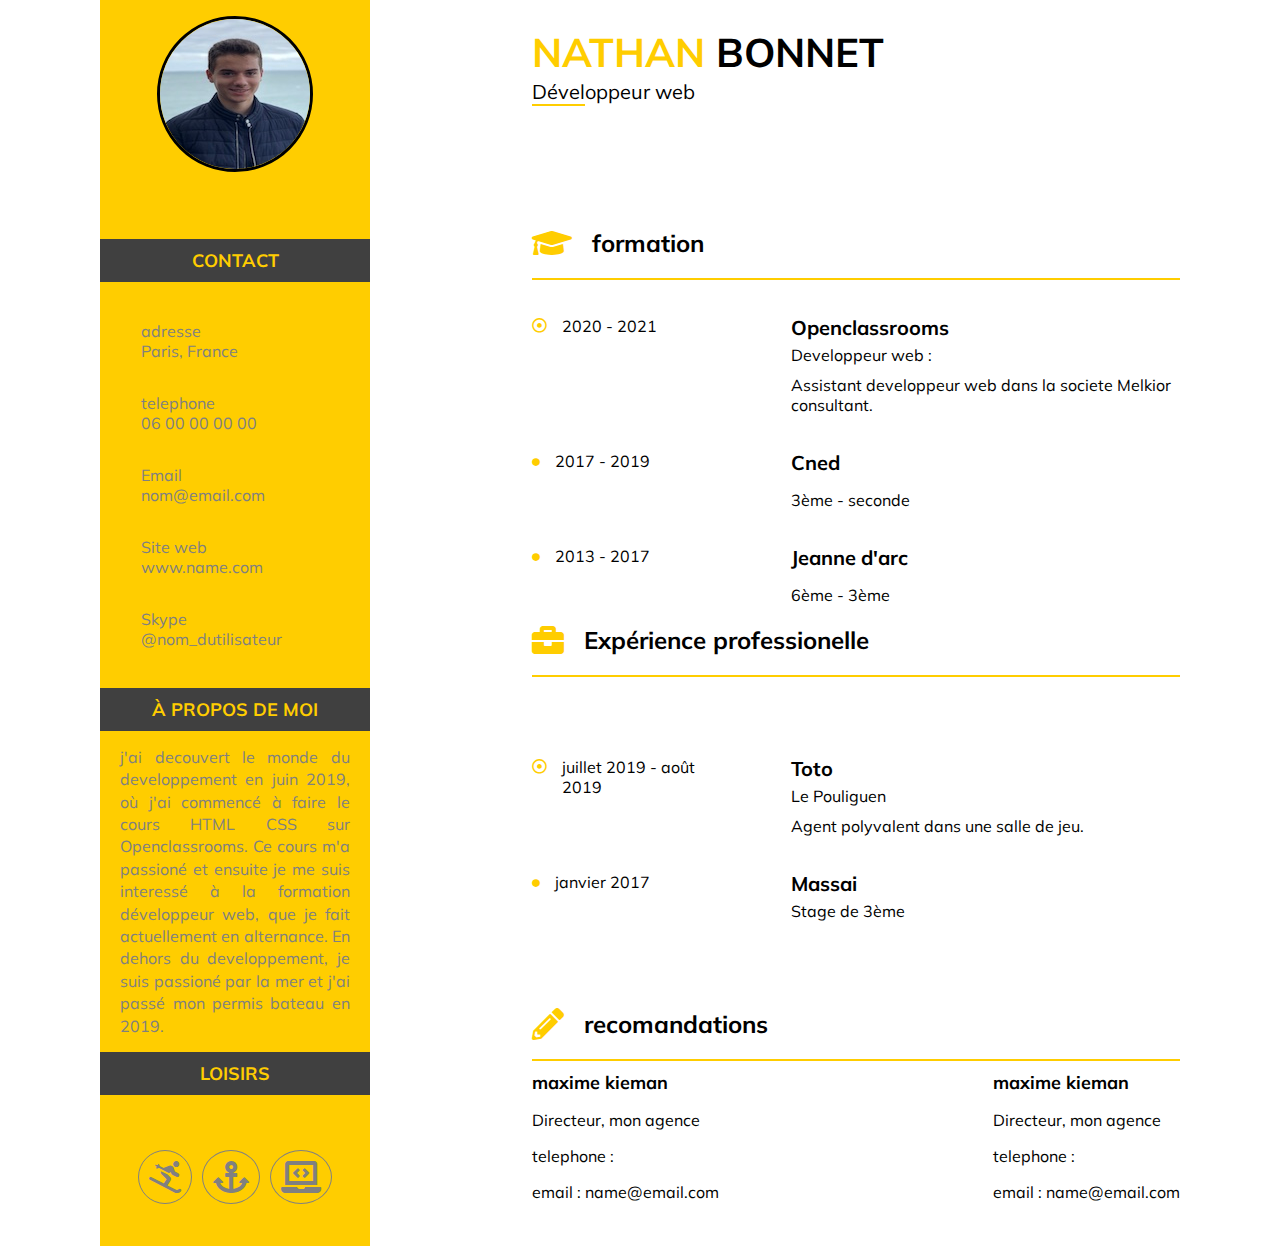
<file: index.html>
<!DOCTYPE html>
<html lang="fr">
    <head>
        <meta charset="utf-8"/>
        <title>mon cv</title>
        <link rel="stylesheet" href="MonCv.css">
        <link rel="stylesheet" href="https://cdnjs.cloudflare.com/ajax/libs/font-awesome/5.11.2/css/all.min.css">
        <meta name="viewport" content="width=device-width, initial-scale=1.0"> 
    </head>
    <body>
        <header class="container header">
                <aside class="column-left">
                    <div class="bloc-img">
                        <img src="photo-cv.jpg" alt="photo CV" class="fas">
                    </div>
                </aside>
                <section class="column-right">
                    <div class="bloc-nom">
                        <h1><span>nathan</span> bonnet</h1>
                        <p><span class="soulignement">Dével</span>oppeur web </p>
                    </div>    
                </section>
        </header>
        <main class="container">
                <aside class="column-left">
                    <section class="bloc-contact">
                        <h2>
                            contact
                        </h2>
                        <address class="bloc-info">
                            <div class="bloc bloc-adresse">
                                <p>adresse
                                    <span class="mt">
                                        Paris, France
                                    </span>
                                </p>
                                
                            </div>
                            <div class="bloc bloc-telephone">
                                <p>telephone
                                    <span class="mt">
                                       <a href="tel:+33600000000">06 00 00 00 00</a>
                                    </span>
                                </p>
                                
                            </div>
                            <div class="bloc bloc-email">
                                <p>
                                    Email
                                    <span class="mt">
                                       <a href="mailto:nom@mail.com">nom@email.com</a>
                                    </span>
                                </p>
                                
                            </div>
                            <div class="bloc bloc-web">
                                <p>
                                    Site web
                                    <span class="mt">
                                       <a href="www.name.com">www.name.com</a>
                                    </span>
                                </p>
                            </div>
                            <div class="bloc bloc-skype">
                                <p>Skype
                                    <span class="mt">
                                       <a href="skype:@nom_dutilisateur">@nom_dutilisateur</a>
                                    </span>
                                </p>
                            </div>
                        </address>
                    </section>
                    <section class="bloc-moi">
                        <h2>
                            À propos de moi
                        </h2>
                            <p class="bloc">
                                j'ai decouvert le monde du developpement en juin 2019, où j'ai commencé à faire le cours HTML CSS sur Openclassrooms. Ce cours m'a passioné et ensuite je me suis interessé à la formation développeur web, que je fait actuellement en alternance.
                                En dehors du developpement, je suis passioné par la mer et j'ai passé mon permis bateau en 2019.
                            </p>
                    </section>
                    <section class="bloc-loisir">
                        <h2>
                            loisirs
                        </h2>
                        <div class="bloc-logo">
                            <i class="fas fa-skiing"></i>
                            <i class="fas fa-anchor"></i>
                            <i class="fas fa-laptop-code"></i>
                        </div>
                    </section>
                </aside> <!-- .column-left -->
                <div class="column-right">
                    <section class="bloc-parcour">
                        <div class="formation">
                            <i class="fas fa-graduation-cap"></i>
                            <h2>formation</h2>
                        </div>
                        <div class="bloc__formation">
                            <aside class="circle">
                                <i class="far fa-dot-circle"></i>
                                <p class="text-left">2020 - 2021</p>
                            </aside>
                            <article class="bloc-text">
                                <h3>Openclassrooms</h3>
                                <p>Developpeur web :</p>
                                <p class="mt">Assistant developpeur web dans la societe Melkior consultant.</p>
                            </article>
                        </div>
                        <div class="bloc__formation">
                            <aside class="circle">
                                <i class="fa fa-circle"></i>
                                <p class="text-left">2017 - 2019</p>
                            </aside>
                            <article class="bloc-text">
                                <h3>Cned</h3>
                                
                                <p class="mt">3ème - seconde</p>
                            </article>
                        </div>
                        <div class="bloc__formation">
                            <aside class="circle">
                                <i class="fa fa-circle"></i>
                                <p class="text-left">2013 - 2017</p>
                            </aside>
                            <article class="bloc-text">
                                <h3>Jeanne d'arc</h3>
                               
                                <p class="mt">6ème - 3ème</p>
                            </article>
                        </div>
                    </section><!-- .bloc-parcour -->
                    <section class="bloc-parcour bloc__parcour-2">
                        <div class="formation">
                            <i class="fas fa-briefcase"></i>
                            <h2>Expérience professionelle</h2>
                        </div>
                        <div class="experience__professionnelle-center">
                            <div class="bloc__formation bloc__formation-experience">
                                <aside class="circle">
                                    <i class="far fa-dot-circle"></i>
                                    <p class="text-left">juillet 2019 - août 2019</p>
                                </aside>
                                <article class="bloc-text">
                                    <h3>Toto</h3>
                                    <p>Le Pouliguen</p>
                                    <p class="mt">Agent polyvalent dans une salle de jeu.</p>
                                </article>
                            </div>
                            <div class="bloc__formation bloc__formation-experience">
                                <aside class="circle">
                                    <i class="fa fa-circle"></i>
                                    <p class="text-left">janvier 2017</p>
                                </aside>
                                <article class="bloc-text">
                                    <h3>Massai</h3>
                                    <p>Stage de 3ème</p>
                                </article>
                            </div>
                        </div>                             
                    </section> <!-- .bloc-parcours2-->
                    <section class="bloc-parcour bloc__parcour-3">
                        <div class="formation">
                            <i class="fas fa-pencil-alt"></i>
                            <h2>recomandations</h2>
                        </div>
                        <div class="row">
                            <article class="bloc-left">
                                <h3>maxime kieman</h3>
                                <p>Directeur, mon agence</p>
                                <p>telephone :</p>
                                <p>email : name@email.com</p>                            
                            </article>
                            <article class="bloc-right">
                                <h3>maxime kieman</h3>
                                <p>Directeur, mon agence</p>
                                <p>telephone :</p>
                                <p>email : name@email.com</p>                                   
                            </article>
                        </div>
                    </section><!--bloc parcours 3-->
                </div>
        </main>
    </body>
</html>
</file>
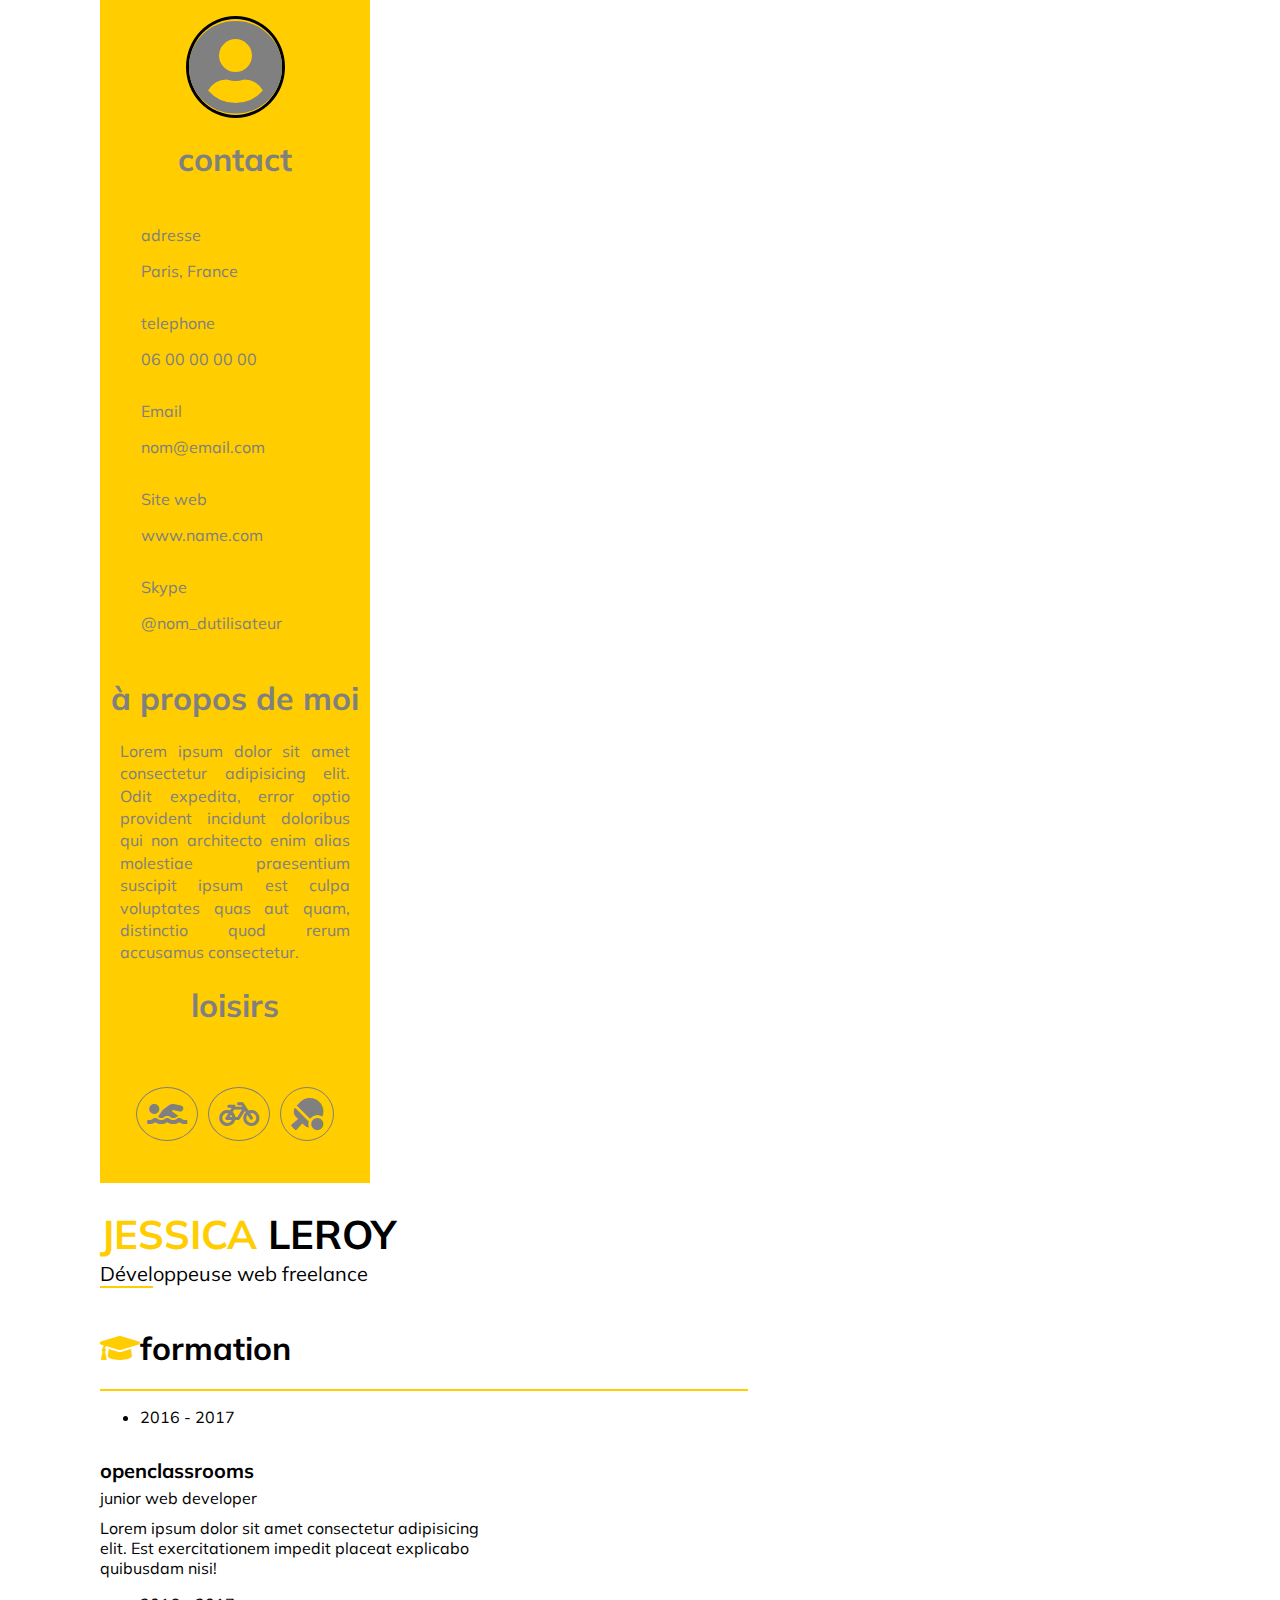
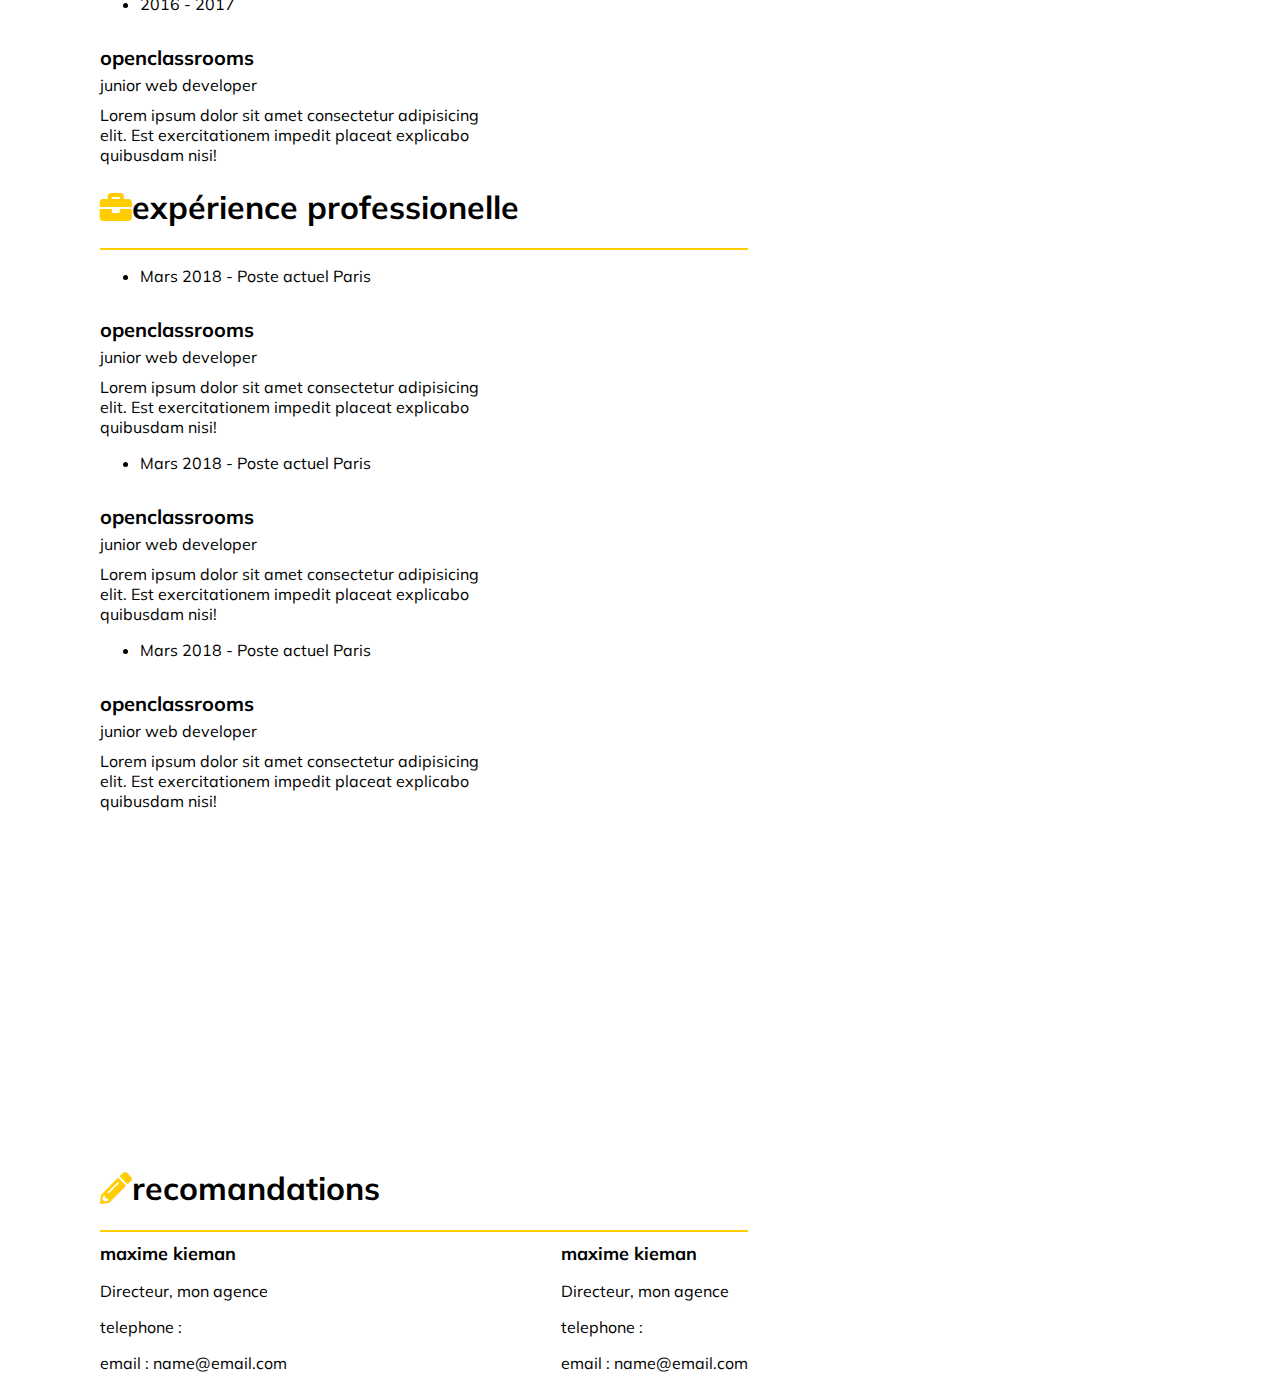
<file: MonCv.html>
<!DOCTYPE>
<html>
    <head>
        <meta charset="utf-8"/>
        <title>mon cv</title>
        <link rel="stylesheet" href="MonCv.css">
        <link rel="stylesheet" href="https://cdnjs.cloudflare.com/ajax/libs/font-awesome/5.11.2/css/all.min.css">
        <meta name="viewport" content="width=device-width, initial-scale=1.0"> 
    </head>
    <body>
        <div class="container">
            <div class="bloc-parent">
                <div class="column-left">
                    <div class="bloc-img">
                        <i class="fas fa-user-circle"></i>
                    </div>
                    <div class="bloc-contact">
                        <h1>
                            contact
                        </h1>
                        <div class="bloc-info">
                            <div class="bloc bloc-adresse">
                                <p>
                                    adresse
                                </p>
                                <p class="mt">
                                    Paris, France
                                </p>
                            </div>
                            <div class="bloc bloc-telephone">
                                <p>
                                    telephone
                                </p>
                                <p class="mt">
                                    06 00 00 00 00
                                </p>
                            </div>
                            <div class="bloc bloc-email">
                                <p>
                                    Email
                                </p>
                                <p class="mt">
                                    nom@email.com
                                </p>
                            </div>
                            <div class="bloc bloc-web">
                                <p>
                                    Site web
                                </p>
                                <p class="mt">
                                    www.name.com
                                </p>
                            </div>
                            <div class="bloc bloc-skype">
                                <p>
                                    Skype
                                </p>
                                <p class="mt">
                                    @nom_dutilisateur
                                </p>
                            </div>
                        </div>
                    </div>
                    <div class="bloc-moi">
                        <h1>
                            à propos de moi
                        </h1>
                        <div class="bloc">
                            <p>
                                Lorem ipsum dolor sit amet consectetur adipisicing elit. Odit expedita, error optio provident incidunt doloribus qui non architecto enim alias molestiae praesentium suscipit ipsum est culpa voluptates quas aut quam, distinctio quod rerum accusamus consectetur.
                            </p>
                        </div>
                    </div>
                    <div class="bloc-loisir">
                        <h1>
                            loisirs
                        </h1>
                        <div class="bloc-logo">
                            <i class="fas fa-swimmer"></i>
                            <i class="fas fa-bicycle"></i>
                            <i class="fas fa-table-tennis"></i>
                        </div>
                    </div>
                </div>
                <div class="column-right">
                    <div class="bloc-nom">
                        <h1><span>Jessica</span> leroy</h1>
                        <p><span class="soulignement">Dével</span>oppeuse web freelance</p>
                    </div>
                    <div class="bloc-parcour">
                        <div class="formation">
                            <i class="fas fa-graduation-cap"></i>
                            <h1>formation</h1>
                        </div>
                        <div class="bloc__formation-1">
                            <ul>
                                <li>
                                    2016 - 2017
                                </li>
                            </ul>
                            <div class="bloc-text">
                                <h3>openclassrooms</h3>
                                <p>junior web developer</p>
                                <p class="mt">Lorem ipsum dolor sit amet consectetur adipisicing elit. Est exercitationem impedit placeat explicabo quibusdam nisi!</p>
                            </div>
                        </div>
                        <div class="bloc__formation-2">
                            <ul>
                                <li>
                                    2016 - 2017
                                </li>
                            </ul>
                            <div class="bloc-text">
                                <h3>openclassrooms</h3>
                                <p>junior web developer</p>
                                <p class="mt">Lorem ipsum dolor sit amet consectetur adipisicing elit. Est exercitationem impedit placeat explicabo quibusdam nisi!</p>
                            </div>
                        </div>
                    </div>

                    <div class="bloc-parcour bloc__parcour-2">
                        <div class="formation">
                            <i class="fas fa-briefcase"></i>
                            <h1>expérience professionelle</h1>
                        </div>
                        <div class="bloc__formation-1">
                            <ul>
                                <li>
                                    Mars 2018 - Poste actuel Paris
                                </li>
                            </ul>
                            <div class="bloc-text">
                                <h3>openclassrooms</h3>
                                <p>junior web developer</p>
                                <p class="mt">Lorem ipsum dolor sit amet consectetur adipisicing elit. Est exercitationem impedit placeat explicabo quibusdam nisi!</p>
                            </div>
                        </div>
                        <div class="bloc__formation-2">
                            <ul>
                                <li>
                                    Mars 2018 - Poste actuel Paris
                                </li>
                            </ul>
                            <div class="bloc-text">
                                <h3>openclassrooms</h3>
                                <p>junior web developer</p>
                                <p class="mt">Lorem ipsum dolor sit amet consectetur adipisicing elit. Est exercitationem impedit placeat explicabo quibusdam nisi!</p>
                            </div>
                        </div>
                        <div class="bloc__formation-2">
                            <ul>
                                <li>
                                    Mars 2018 - Poste actuel Paris
                                </li>
                            </ul>
                            <div class="bloc-text">
                                <h3>openclassrooms</h3>
                                <p>junior web developer</p>
                                <p class="mt">Lorem ipsum dolor sit amet consectetur adipisicing elit. Est exercitationem impedit placeat explicabo quibusdam nisi!</p>
                            </div>
                        </div>
                    </div>
                    <div class="bloc-parcour bloc__parcour-3">
                        <div class="formation">
                            <i class="fas fa-pencil-alt"></i>
                            <h1>recomandations</h1>
                        </div>
                        <div class="row">
                            <div class="bloc-left">
                                <h3>maxime kieman</h3>
                                <p>Directeur, mon agence</p>
                                <p>telephone :</p>
                                <p>email : name@email.com</p>                            
                            </div>
                            <div class="bloc-right">
                                <h3>maxime kieman</h3>
                                <p>Directeur, mon agence</p>
                                <p>telephone :</p>
                                <p>email : name@email.com</p>                                   
                            </div>
                        </div>
                    </div>
                </div>
            </div>
        </div>
    </body>
</html>
</file>
<file: MonCv.css>
@import url('https://fonts.googleapis.com/css?family=Muli&display=swap');

body {
    margin: 0;
}

address {
    font-style: normal;
}

.container {
    max-width: 1080px;
    margin: auto;
    display: flex;
    flex-direction: row;
    justify-content: space-between;
    font-family: 'Muli', sans-serif;
}

h3 {
    font-size: 15px;
    margin: 0;
    margin-bottom: 20px;
}

h4 {
    font-size: 25px;
    margin-bottom: 0;
    margin-top: 0;
    margin-left: 20px;
}

.bloc-text h3 {
    font-size: 20px;
    margin-top: 15px;
    margin-bottom: 5px;
}

.row h3 {
    padding-top: 10px;
    font-size: 18px;
    margin-bottom: 0;
}


.container .column-left {
    width: 25%;
    background-color: rgb(255, 205, 0);
    color: gray;
    padding-top: 1em;
    padding-bottom: 2em;
    display: flex;
    flex-direction: column;
}

.bloc-loisir {
    margin-top: auto;
}

.container .column-right{
    width: 60%;
}


header .container .column-right .bloc-nom h1 {
    font-size: 35px;
    text-align: left;
}

header .container .column-right .bloc-nom p {
    font-size: 18px;
    text-align: left
}


.container .column-left .bloc-img .fas {
    font-size: 6em;
    border: 3px solid black;
    border-radius: 50%;
}


.container .column-left .bloc-img  {
    text-align: center;
}

.container .column-left h2 {
    background-color: rgb(64, 64,64);
    text-transform: uppercase;
    color: rgb(255, 205, 0);
    font-size: 18px;
    padding-top: 10px;
    padding-bottom: 10px;
    text-align: center;
}

.container .column-left .bloc-contact .bloc-info {
    display: flex;
    flex-direction: column;
    align-items: center;
    padding-top: 0.5em;
    padding-bottom: 0.5em;
}
.container .column-left .bloc-contact .bloc-info a {
    text-decoration: none;
    color: gray
}

.container .column-left .bloc-contact .bloc-info .bloc {
    width: 70%;
}

.container .column-left .bloc-moi .bloc {
    display: flex;
    flex-direction: column;
    align-items: center;
    line-height: 1.4em;
}


.container .column-left .bloc-moi p {
    width: 85%;
    text-align: justify;
    margin: auto;
}



.container .column-left h1 {
    display: flex;
    flex-direction: column;
    align-items: center;
}

.container .column-left .bloc-loisir .bloc-logo {
    display: flex;
    justify-content: center;
    margin-left: -10px;
    padding-top: 40px;
    padding-bottom: 10px;
}


.container .column-left .bloc-loisir .bloc-logo .fas {
    border: 1px solid gray;
    border-radius: 50%;
    margin-left: 10px;
    padding: 10px;
    font-size: 2em;
}

.container .column-right .bloc-nom p {
    font-size: 20px;
    margin-top: -25px;
}

.container .column-right .bloc-nom h1 {
    text-transform: uppercase;
    font-size: 40px;
}

.container .column-right .bloc-nom h1 span {
    color: rgb(255, 205, 0);
}

.container .column-right .bloc-nom .soulignement {
    border-bottom: 2px solid rgb(255, 205, 0);
}

.container .column-right .bloc-parcour .formation {
    display: flex;
    flex-direction: row;
    border-bottom: 2px solid rgb(255, 205, 0);
}
.container .column-right .bloc-parcour .formation h2 {
    margin-left: 20px;
}

.container .column-right .bloc-parcour .fas {
    display: flex;
    align-items: center;
    color: rgb(255, 205, 0);
    font-size: 2em;
}

.container .column-right .bloc-parcour .bloc__formation{
    display: flex;
    flex-direction: row;
    justify-content: space-between;
    margin-top: 20px;
}


.container .column-right .bloc-parcour .bloc__formation .fa {
    color: rgb(255, 205, 0);
    font-size: 8px;
    padding-right: 15px;
    margin-top: 23px;
}

.container .column-right .bloc-parcour .bloc__formation .far {
    color: rgb(255, 205, 0);
    font-size: 15px;
    padding-right: 15px;
    margin-top: 18px;
}

.container .column-right .bloc-parcour .bloc__formation .circle {
    display: flex;
}

.container .column-right .bloc-parcour .bloc__formation .text-left {
   width: 81%;
}

.container .column-right .bloc-parcour .bloc-text {
    display: flex;
    flex-direction: column;
    width: 60%;
}


.container .column-right .bloc-parcour .bloc-text p {
    margin: 0;
}

.container .column-right .bloc-parcour .bloc-text .mt {
    margin-top: 10px;
}


.container .column-right .bloc__parcour-2 {
    height: 37%;
}

.container .column-right .bloc-parcour .experience__professionnelle-center {
    height: 75%;
    display: flex;
    flex-direction: column;
    justify-content: center;
}


.container .column-right .bloc__parcour-3 .row {
    display: flex;
    flex-direction: row;
    justify-content: space-between;
}

.container .column-left .bloc-contact .bloc-info .mt {
    display: block;
}

/**
responsive 
*/

@media screen and (max-width: 830px) {

    .container .column-right .bloc-parcour .bloc__formation ul  {
        width: 60%;
    }

    .container .column-right .bloc-parcour .bloc__formation ul  {
        width: 60%;
    }

    .container .column-right .bloc-parcour .bloc__formation ul li {
        width: 60%;
    }

    header .container .column-right .bloc-nom h1 {
        font-size: 35px;
        text-align: center !important;
    }

    header .container .column-right .bloc-nom p {
        font-size: 18px;
        text-align: center;
    }

    .header .column-left {
        background-color: white;
    }

    .container .column-left .bloc-loisir .bloc-logo .fas {
    margin-left: 5px;
    padding: 5px;
    font-size: 1.5em;
    }   
    .container {
        display: flex;
        align-items: center
    }

    .container .column-right{
        width: 70%;
    }

    .container {
        display: flex;
        flex-direction: column-reverse;
    }

    .container .column-left {
        width: 100%;
        text-align: center;
        margin-top: 5%;
    }
}


@media screen and (max-width: 660px) {

    .container .column-left .bloc-contact .bloc-info {
        align-items: flex-start;
    }

    .container .column-left .bloc-contact .bloc-info {
        text-align: center;
        align-items: center;
    }

}

@media screen and (max-width: 440px) {

    .container .column-right .bloc-parcour .bloc__formation ul li {
        width: 100%;
    }

    .container .column-right .bloc-parcour .bloc__formation{
        flex-direction: column;
    }

    .container .column-right .bloc-parcour .bloc-text {
        width: 85%;
        padding-left: 30px;
        padding-right: 30px;
    }

    .container .column-right .bloc__parcour-3 .row {
        flex-direction: column;
        padding-left: 30px;
        padding-right: 30px;
    }
}
</file>
